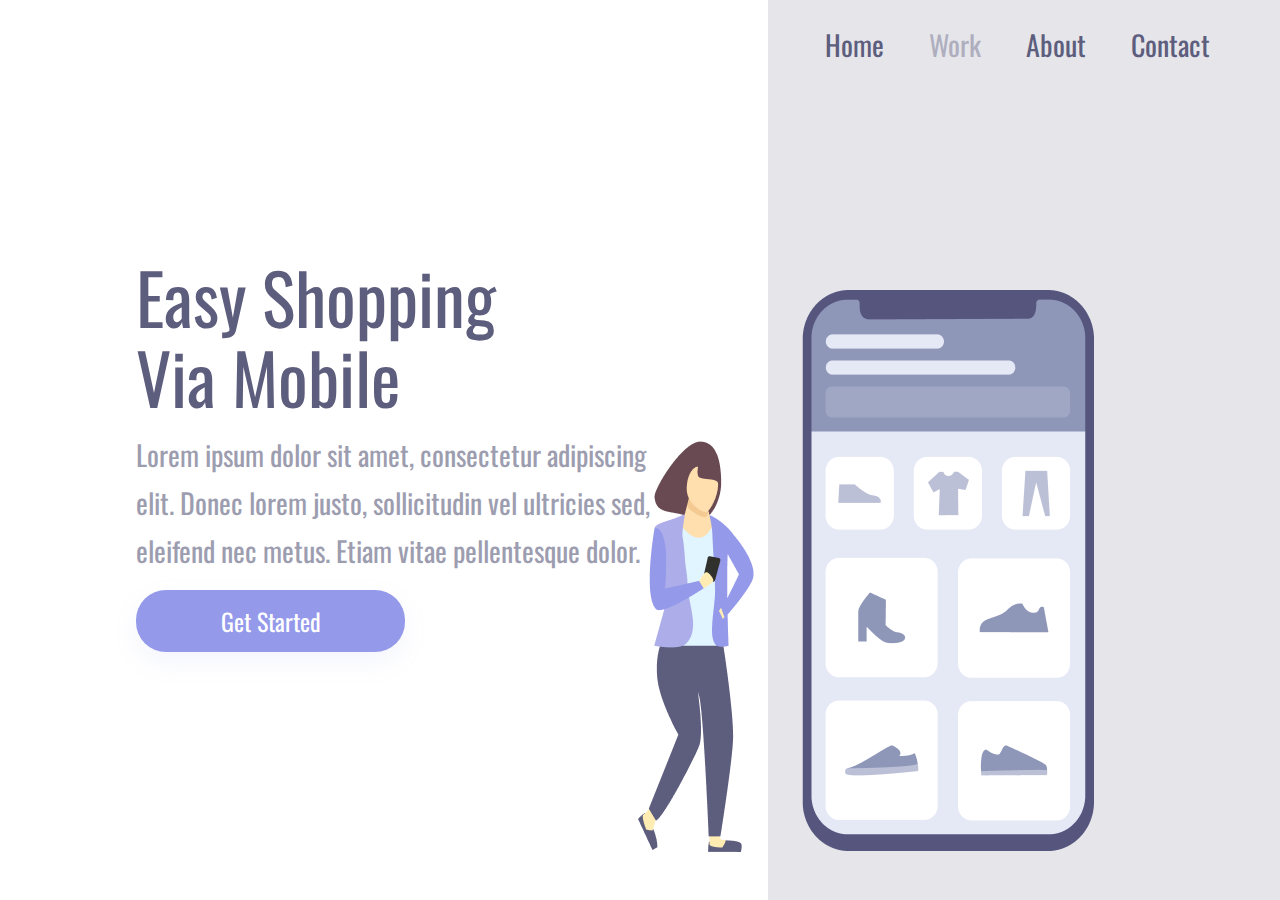
<file: index.html>
<!DOCTYPE html>
<html lang="en">

<head>
    <meta charset="UTF-8">
    <meta name="viewport" content="width=device-width, initial-scale=1.0">
    <link rel="stylesheet" href="style_projeto-3.css">
    <link rel="preconnect" href="https://fonts.googleapis.com">
    <link rel="preconnect" href="https://fonts.gstatic.com" crossorigin>
    <link href="https://fonts.googleapis.com/css2?family=Oswald&display=swap" rel="stylesheet">
    <title>CSS-projeto_3_CSS</title>
</head>

<body>

    <div class="wrapper">

        <section class="container-left">

            <h1>Easy Shopping Via Mobile</h1>

            <p>Lorem ipsum dolor sit amet, consectetur adipiscing elit. Donec lorem justo, sollicitudin vel ultricies sed, eleifend nec metus. Etiam vitae pellentesque dolor.</p>

            <button>Get Started</button>

        </section>
        <section class="container-right">
            <header>

                <a>Home</a>
                <a>Work</a>
                <a>About</a>
                <a>Contact</a>

            </header>

                <img src="./img/Illustration-3_projeto.png" alt="img-principal">

        </section>
    </div>
</body>

</html>
</file>
<file: style_projeto-3.css>
*{
    margin: 0px;
    padding: 0px;
    box-sizing: border-box;
    font-family: "Oswald", sans-serif;
    font-weight: 400;
    color: #5D5D7D;
}

.wrapper {

    height: 100vh;
    width: 100vw;

}

.container-left{

    display: inline-block;
    width: 60%;
    padding-left: 136px;
    margin-top: 20%;


    

}

.container-right{

    display: inline-block;
    background-color: rgba(93, 93, 125,0.16);
    height: 100vh;
    width: 40%;
    position: absolute;
    

}

img{

    position: relative;
    top: 25%;
    right: 130px;

}

h1{

    font-size: 70px;
    line-height: 80px;
    width: 368px;

}

p{

   
    font-size: 28px;
    line-height: 48px; 
    opacity: 0.6;
    margin: 15px 0;
    width: 540px;

}

button{

    width: 269px;
    height: 62px;
    border-radius: 30px;
    border: none;
    background: #9499EA;
    box-shadow: 0px 10px 24px rgba(148, 153, 234, 0.10);
    cursor: pointer;
    color: #FFFFFF;
    text-align: center;
    font-size: 24px;
    line-height: 36px;
   

}
button:hover {

    opacity: .8;

}

button:active {

    opacity: .5;
}

a{

    font-size: 28px;
    font-weight: 400;
    line-height: 41px;
    margin-right: 41px;
    cursor: pointer;

}

a:nth-child(2) {

     opacity: 0.4;
}

a:hover {

    opacity: 0.4;

}

a:active {

    opacity: 0.8;

}

header{

    margin: 24px 0 0 57px;

}

@media screen and (max-width: 900px){

    .container-left{

        width: 100%;
        height: 50%;
        padding: 0;
        margin: 0;
    }

    .container-right{

        display: block;
        height: auto;
        width: 100%;
        position: static;
        padding: 40px;
    }
    img{

        position: static;
        max-width: 90%;

    }

    header{

        display: none;
    }

    h1{

    font-size: 36px;
    line-height: 52px;
    width: auto;
    margin: 58px 50px 0 50px;
    text-align: center;

    }

    p{

        margin: 15px 40px;
        width: auto;
        text-align: center;
        font-size: 14px;
        line-height: 24px;
        
    }
    button{

        margin: 0 auto;
        display: block;
    }

}

@media screen and (max-width: 330px) {

    .container-left{
        height: 70%;
    }
    
}
</file>
